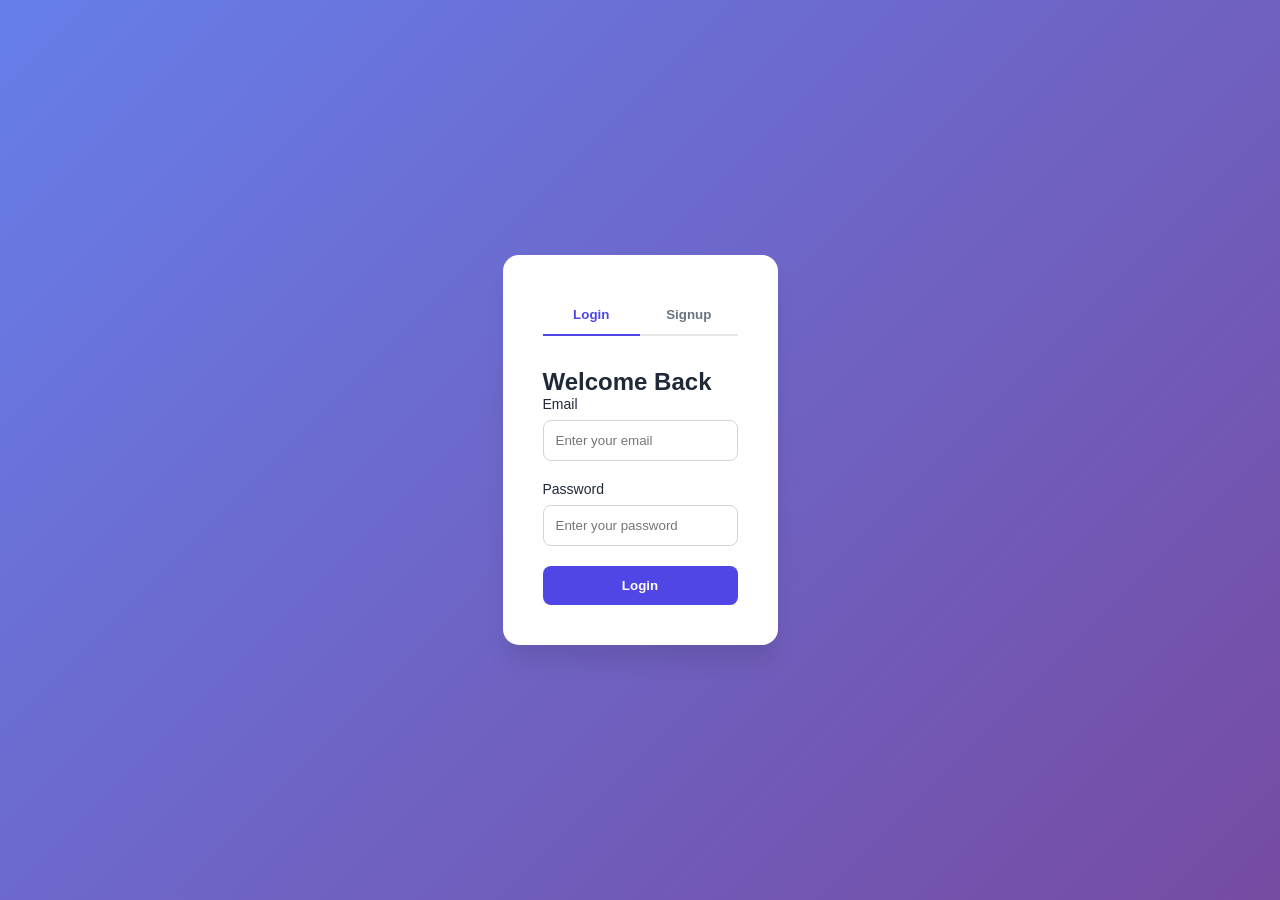
<file: project/index.html>
<!DOCTYPE html>
<html lang="en" id="htmlRoot">

<head id="headElement">
    <meta charset="UTF-8">
    <meta name="viewport" content="width=device-width, initial-scale=1.0">
    <title id="pageTitle">Auth Workspace - Welcome</title>
    <link rel="stylesheet" href="style.css" id="mainStyleLink">
</head>

<body id="loginBody">
    <div id="mainWrapper" class="wrapper">
        <div id="authCard" class="card">
            <div id="tabContainer" class="tabs">
                <button id="loginTabBtn" class="tab-btn active" onclick="switchTab('login')">Login</button>
                <button id="signupTabBtn" class="tab-btn" onclick="switchTab('signup')">Signup</button>
            </div>

            <!-- Login Form -->
            <form id="loginForm" class="auth-form active">
                <h2 id="loginTitle">Welcome Back</h2>
                <div id="loginEmailGroup" class="input-group">
                    <label id="loginEmailLabel" for="loginEmail">Email</label>
                    <input type="email" id="loginEmail" placeholder="Enter your email" required>
                </div>
                <div id="loginPassGroup" class="input-group">
                    <label id="loginPassLabel" for="loginPassword">Password</label>
                    <input type="password" id="loginPassword" placeholder="Enter your password" required>
                </div>
                <button type="submit" id="loginSubmitBtn" class="primary-btn">Login</button>
            </form>

            <!-- Signup Form -->
            <form id="signupForm" class="auth-form">
                <h2 id="signupTitle">Create Account</h2>
                <div id="signupEmailGroup" class="input-group">
                    <label id="signupEmailLabel" for="signupEmail">Email</label>
                    <input type="email" id="signupEmail" placeholder="Enter your email" required>
                </div>
                <div id="signupPassGroup" class="input-group">
                    <label id="signupPassLabel" for="signupPassword">Password</label>
                    <input type="password" id="signupPassword" placeholder="Create a password" required>
                </div>
                <button type="submit" id="signupSubmitBtn" class="primary-btn">Sign Up</button>
            </form>
        </div>
    </div>

    <!-- Error Popup Container -->
    <div id="popupContainer" class="popup-container hidden">
        <div id="popupContent" class="popup-content">
            <span id="popupMessage"></span>
        </div>
    </div>

    <script src="script.js" id="mainScript"></script>
</body>

</html>
</file>
<file: project/style.css>
:root {
    --primary-color: #4f46e5;
    --primary-hover: #4338ca;
    --text-color: #1f2937;
    --bg-color: #f3f4f6;
    --sidebar-bg: #ffffff;
    --card-bg: #ffffff;
    --error-color: #ef4444;
    --border-color: #e5e7eb;
    --shadow: 0 4px 6px -1px rgba(0, 0, 0, 0.1), 0 2px 4px -1px rgba(0, 0, 0, 0.06);
}

* {
    box-sizing: border-box;
    margin: 0;
    padding: 0;
}

body {
    font-family: 'Inter', -apple-system, sans-serif;
    color: var(--text-color);
    background-color: var(--bg-color);
    min-height: 100vh;
}

/* Auth Page Styles */
#loginBody {
    display: flex;
    align-items: center;
    justify-content: center;
    background: linear-gradient(135deg, #667eea 0%, #764ba2 100%);
}

.card {
    background: var(--card-bg);
    border-radius: 1rem;
    padding: 2.5rem;
    width: 100%;
    max-width: 100px;
    box-shadow: 0 20px 25px -5px rgba(0, 0, 0, 0.1);
}

#authCard {
    max-width: 100%;
}

.tabs {
    display: flex;
    margin-bottom: 2rem;
    border-bottom: 2px solid var(--border-color);
}

.tab-btn {
    flex: 1;
    padding: 0.75rem;
    background: none;
    border: none;
    cursor: pointer;
    font-weight: 600;
    color: #6b7280;
    transition: all 0.2s;
}

.tab-btn.active {
    color: var(--primary-color);
    border-bottom: 2px solid var(--primary-color);
    margin-bottom: -2px;
}

.auth-form {
    display: none;
}

.auth-form.active {
    display: block;
    animation: fadeIn 0.4s ease-out;
}

.input-group {
    margin-bottom: 1.25rem;
}

.input-group label {
    display: block;
    font-size: 0.875rem;
    font-weight: 500;
    margin-bottom: 0.5rem;
}

.input-group input {
    width: 100%;
    padding: 0.75rem;
    border: 1px solid #d1d5db;
    border-radius: 0.5rem;
    outline: none;
}

.input-group input:focus {
    border-color: var(--primary-color);
    box-shadow: 0 0 0 3px rgba(79, 70, 229, 0.1);
}

.primary-btn {
    width: 100%;
    padding: 0.75rem;
    background: var(--primary-color);
    color: white;
    border: none;
    border-radius: 0.5rem;
    font-weight: 600;
    cursor: pointer;
}

/* Dashboard Layout */
#dashboardBody {
    display: flex;
    flex-direction: column;
}

.navbar {
    background: white;
    box-shadow: var(--shadow);
    padding: 1rem 2rem;
    z-index: 100;
    position: sticky;
    top: 0;
}

.nav-container {
    display: flex;
    justify-content: space-between;
    align-items: center;
    max-width: 1400px;
    margin: 0 auto;
    width: 100%;
}

.layout-wrapper {
    display: flex;
    flex: 1;
}

.sidebar {
    width: 260px;
    background: var(--sidebar-bg);
    border-right: 1px solid var(--border-color);
    padding: 2rem 0;
    height: calc(100vh - 64px);
    position: fixed;
}

.sidebar-menu {
    list-style: none;
}

.menu-item {
    padding: 1rem 2rem;
    cursor: pointer;
    transition: background 0.2s;
    font-weight: 500;
}

.menu-item:hover {
    background: #f9fafb;
}

.menu-item.active {
    background: #eef2ff;
    color: var(--primary-color);
    border-right: 4px solid var(--primary-color);
}

.main-content {
    flex: 1;
    margin-left: 260px;
    padding: 2rem;
}

.content-section {
    display: none;
    animation: fadeIn 0.3s ease-out;
}

.content-section.active {
    display: block;
    margin-bottom: 2rem;
}

.active-persistent {
    display: block;
}

.card-wide {
    background: white;
    padding: 2rem;
    border-radius: 0.75rem;
    box-shadow: var(--shadow);
    margin-bottom: 1.5rem;
}

/* Product Grid */
.product-grid {
    display: grid;
    grid-template-columns: repeat(auto-fit, minmax(200px, 1fr));
    gap: 1.5rem;
    margin-bottom: 2rem;
}

.product-card {
    background: white;
    padding: 1.5rem;
    border-radius: 0.75rem;
    box-shadow: var(--shadow);
    text-align: center;
}

.product-card h3 {
    margin-bottom: 0.5rem;
    font-size: 1.1rem;
}

.product-card p {
    color: var(--primary-color);
    font-weight: 700;
    margin-bottom: 1rem;
}

.primary-btn-sm {
    padding: 0.5rem 1rem;
    background: var(--primary-color);
    color: white;
    border: none;
    border-radius: 0.375rem;
    cursor: pointer;
    font-size: 0.875rem;
    width: 100%;
}

/* Cart List */
.cart-list {
    list-style: none;
    margin: 1.5rem 0;
    border-top: 1px solid var(--border-color);
}

.cart-item {
    padding: 0.75rem 0;
    border-bottom: 1px solid var(--border-color);
    display: flex;
    justify-content: space-between;
}

.cart-actions {
    display: flex;
    gap: 1rem;
    margin-top: 1.5rem;
}

/* Table */
.table-container {
    overflow-x: auto;
    margin-top: 1.5rem;
}

table {
    width: 100%;
    border-collapse: collapse;
}

th {
    text-align: left;
    padding: 1rem;
    background: #f9fafb;
    border-bottom: 2px solid var(--border-color);
    font-size: 0.875rem;
}

td {
    padding: 1rem;
    border-bottom: 1px solid var(--border-color);
    font-size: 0.875rem;
}

/* Popups */
.popup-container {
    position: fixed;
    top: 20px;
    left: 50%;
    transform: translateX(-50%);
    z-index: 2000;
    transition: opacity 0.3s, transform 0.3s;
}

.popup-container.hidden {
    opacity: 0;
    transform: translate(-50%, -20px);
    pointer-events: none;
}

.popup-content {
    background: white;
    padding: 1.25rem 2.5rem;
    border-radius: 0.5rem;
    box-shadow: 0 10px 25px rgba(0, 0, 0, 0.1);
    border-left: 5px solid var(--error-color);
    font-weight: 600;
}

@keyframes fadeIn {
    from {
        opacity: 0;
        transform: translateY(5px);
    }

    to {
        opacity: 1;
        transform: translateY(0);
    }
}

.secondary-btn {
    padding: 0.5rem 1rem;
    border: 1px solid var(--border-color);
    background: white;
    border-radius: 0.375rem;
    cursor: pointer;
}

/* Alert Card */
.alert-card {
    background-color: #fee2e2;
    border-left: 5px solid #ef4444;
}

.alert-card h2 {
    color: #991b1b;
    font-size: 1.25rem !important;
    margin-bottom: 0.5rem;
}

.alert-card p {
    color: #b91c1c;
}

.form-actions {
    margin-top: 1.5rem;
}

.resolve-btn {
    padding: 0.4rem 0.8rem;
    background-color: #ef4444;
    /* Red for Resolve */
    color: white;
    border: none;
    border-radius: 0.375rem;
    cursor: pointer;
    font-size: 0.75rem;
    font-weight: 600;
    transition: background 0.2s;
    min-width: 80px;
}

.resolve-btn.resolved {
    background-color: #10b981;
    /* Green for Resolved */
}

.action-group {
    display: flex;
    gap: 0.3rem;
}

.action-btn {
    padding: 0.3rem 0.6rem;
    background-color: #f3f4f6;
    border: 1px solid #d1d5db;
    border-radius: 0.25rem;
    font-size: 0.7rem;
    cursor: pointer;
    transition: all 0.2s;
}

.action-btn:hover {
    background-color: #e5e7eb;
}

.action-btn.active {
    background-color: var(--primary-color);
    color: white;
    border-color: var(--primary-color);
}

.assignment-msg {
    margin-top: 1.5rem;
    padding: 1rem;
    background-color: #ecfdf5;
    border: 1px solid #10b981;
    border-radius: 0.5rem;
    color: #065f46;
    font-weight: 600;
}

/* Modal Styles */
.modal-overlay {
    position: fixed;
    top: 0;
    left: 0;
    width: 100%;
    height: 100%;
    background: rgba(0, 0, 0, 0.5);
    backdrop-filter: blur(4px);
    display: flex;
    justify-content: center;
    align-items: center;
    z-index: 1000;
}

.modal-overlay.hidden {
    display: none;
}

.modal-content {
    width: 100%;
    max-width: 500px;
    padding: 2rem;
    background: white;
    border-radius: 1rem;
    box-shadow: 0 20px 25px -5px rgba(0, 0, 0, 0.1);
}

.modal-content h2 {
    margin-bottom: 1.5rem;
}

.modal-actions {
    display: flex;
    justify-content: flex-end;
    gap: 1rem;
    margin-top: 2rem;
}

textarea.input-field {
    resize: none;
    font-family: inherit;
}
</file>
